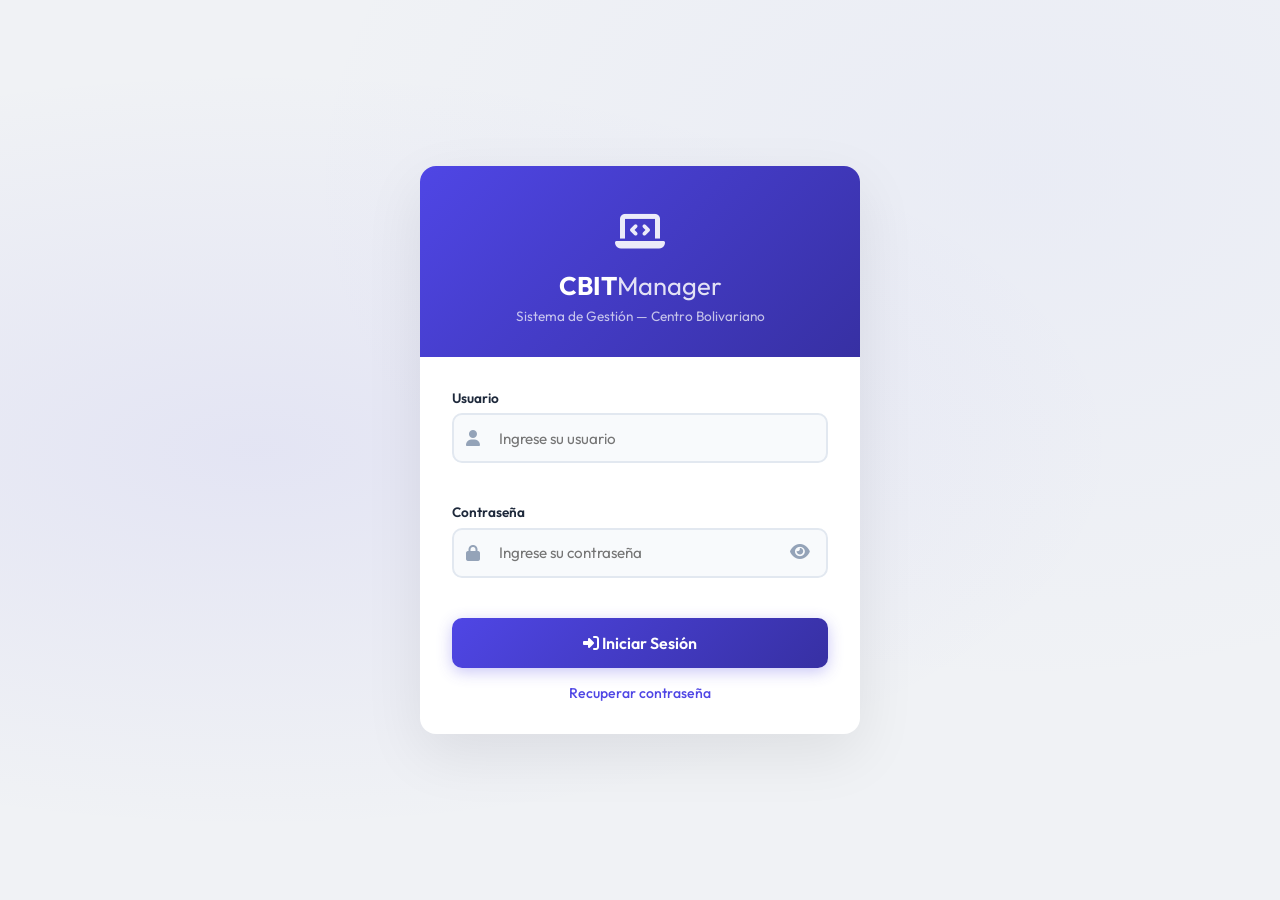
<file: proyecto_nuevo/index.html>
<!DOCTYPE html>
<html lang="es">

<head>
    <meta charset="UTF-8">
    <meta name="viewport" content="width=device-width, initial-scale=1.0">
    <title>CBIT Manager Premium</title>
    <link rel="stylesheet" href="https://cdnjs.cloudflare.com/ajax/libs/font-awesome/6.4.0/css/all.min.css">
    <link href="https://fonts.googleapis.com/css2?family=Outfit:wght@300;400;500;600;700&display=swap" rel="stylesheet">
    <link rel="stylesheet" href="css/style.css">
</head>

<body>
    <div class="app-container">
        <!-- Sidebar -->
        <aside class="sidebar">
            <div class="logo-area">
                <img src="img/logo cbit 300dpi.png" alt="CBIT Logo" onerror="this.style.display='none'">
                <div class="logo-text">
                    <h2>CBIT<span>Manager</span></h2>
                    <p class="subtitle">Sistema de Gestión</p>
                </div>
            </div>
            <nav class="nav-menu">
                <div class="nav-label">Inicio</div>
                <a href="#" class="nav-item active" data-target="dashboard"><i class="fas fa-home"></i>
                    <span>Panel Principal</span></a>

                <div class="nav-label">Operaciones</div>
                <a href="#" class="nav-item" data-target="calendario-reservas"><i class="fas fa-calendar-alt"></i>
                    <span>Calendario</span></a>
                <a href="#" class="nav-item" data-target="reserva-equipos"><i class="fas fa-calendar-check"></i>
                    <span>Reservaciones</span></a>
                <a href="#" class="nav-item" data-target="registro-docentes"><i class="fas fa-chalkboard-teacher"></i>
                    <span>Registro de Docentes</span></a>
                <a href="#" class="nav-item" data-target="registro-ingreso"><i class="fas fa-id-card"></i>
                    <span>Registro de Ingreso</span></a>
                <div class="nav-group">
                    <a href="#" class="nav-item has-submenu" id="menu-equipos">
                        <i class="fas fa-laptop-medical"></i> <span style="flex:1">Gestión de Equipos</span>
                        <i class="fas fa-chevron-down submenu-toggle"></i>
                    </a>
                    <div class="nav-submenu" id="submenu-equipos">
                        <a href="#" class="nav-subitem" data-target="estado-equipos"><i class="fas fa-list-ul"></i>
                            <span>Estado e Historial</span></a>
                        <a href="#" class="nav-subitem" data-target="soporte-tecnico"><i class="fas fa-tools"></i>
                            <span>Soporte Técnico</span></a>
                        <a href="#" class="nav-subitem" data-target="agregar-equipo"><i class="fas fa-plus-circle"></i>
                            <span>Agregar Equipo</span></a>
                    </div>
                </div>

                <div class="nav-label">Administración</div>
                <a href="#" class="nav-item" data-target="usuarios"><i class="fas fa-users"></i>
                    <span>Usuarios</span></a>
                <a href="#" class="nav-item" data-target="reportes"><i class="fas fa-chart-pie"></i>
                    <span>Reportes</span></a>
            </nav>
            <div class="sidebar-bottom">
                <a href="#" class="nav-item logout" id="logout-btn"><i class="fas fa-sign-out-alt"></i> <span>Cerrar
                        Sesión</span></a>
            </div>
        </aside>

        <!-- Main Workspace -->
        <main class="main-wrapper">
            <header class="top-header">
                <div class="header-search">
                    <i class="fas fa-search"></i>
                    <input type="text" id="global-search" placeholder="Buscar operaciones, equipos o informes...">
                </div>
                <div class="header-actions">
                    <button class="btn-icon theme-toggle" title="Cambiar tema"><i class="fas fa-moon"></i></button>
                    <button class="btn-icon bell-btn" title="Notificaciones"><i class="fas fa-bell"></i><span
                            class="badge" id="notif-badge">3</span></button>
                    <div class="user-profile" id="user-profile-btn">
                        <div class="avatar" id="user-avatar">AD<div class="status-dot"></div>
                        </div>
                        <div class="user-info">
                            <span class="user-name" id="user-name-display">Administrador</span>
                            <span class="user-role" id="user-role-display">admin@cbit.com</span>
                        </div>
                        <i class="fas fa-chevron-down dropdown-icon"></i>
                    </div>
                </div>
            </header>

            <div class="views-container">

                <!-- 1. Dashboard -->
                <section id="dashboard" class="view-section active">
                    <div class="section-header">
                        <h1 class="page-title">Dashboard General</h1>
                        <p class="page-subtitle">Resumen de actividades y estado del CBIT</p>
                    </div>
                    <div class="stats-grid">
                        <div class="stat-card glass-panel" style="cursor:pointer"
                            onclick="switchViewPub('registro-ingreso')">
                            <div class="stat-icon purple"><i class="fas fa-users"></i></div>
                            <div class="stat-info">
                                <h3>Ingresos Hoy</h3>
                                <h2 id="stat-ingresos">0</h2>
                                <span class="trend positive"><i class="fas fa-arrow-up"></i> Hoy</span>
                            </div>
                        </div>
                        <div class="stat-card glass-panel" style="cursor:pointer"
                            onclick="switchViewPub('estado-equipos')">
                            <div class="stat-icon blue"><i class="fas fa-laptop-medical"></i></div>
                            <div class="stat-info">
                                <h3>Equipos en Reparación</h3>
                                <h2 id="stat-reparacion">0</h2>
                                <span class="trend negative"><i class="fas fa-wrench"></i> Ver estado</span>
                            </div>
                        </div>
                        <div class="stat-card glass-panel" style="cursor:pointer"
                            onclick="switchViewPub('reserva-equipos')">
                            <div class="stat-icon orange"><i class="fas fa-calendar-check"></i></div>
                            <div class="stat-info">
                                <h3>Reservas Activas</h3>
                                <h2 id="stat-reservas">0</h2>
                                <span class="trend positive"><i class="fas fa-check"></i> Ver reservas</span>
                            </div>
                        </div>
                    </div>
                    <div class="dashboard-content-grid">
                        <div class="glass-panel main-panel">
                            <h3>Actividades Recientes</h3>
                            <div id="recent-activity-list" class="activity-list"></div>
                        </div>
                        <div class="glass-panel side-panel">
                            <h3>Accesos Rápidos</h3>
                            <div class="quick-links">
                                <button class="quick-btn" onclick="switchViewPub('registro-ingreso')"><i
                                        class="fas fa-user-plus"></i> Nuevo Registro</button>
                                <button class="quick-btn" onclick="switchViewPub('soporte-tecnico')"><i
                                        class="fas fa-tools"></i> Ticket de Soporte</button>
                                <button class="quick-btn" onclick="switchViewPub('reserva-equipos')"><i
                                        class="fas fa-calendar-plus"></i> Nueva Reserva</button>
                                <button class="quick-btn" onclick="switchViewPub('agregar-equipo')"><i
                                        class="fas fa-laptop"></i> Agregar Equipo</button>
                            </div>
                        </div>
                    </div>
                </section>

                <!-- 2. Registro de Ingreso -->
                <section id="registro-ingreso" class="view-section">
                    <div class="section-header">
                        <h1 class="page-title">Registro de Ingreso</h1>
                        <p class="page-subtitle">Registra la entrada de docentes, estudiantes y personal del CBIT en el
                            mismo día</p>
                    </div>
                    <div class="glass-panel content-panel">
                        <h2>Nuevo Ingreso</h2>
                        <form class="premium-form" id="form-ingreso" onsubmit="return false;">
                            <div class="form-row">
                                <div class="form-group">
                                    <label>Tipo de Persona</label>
                                    <select class="form-control" id="ing-tipo">
                                        <option value="Estudiante">Estudiante</option>
                                        <option value="Docente">Docente</option>
                                        <option value="Personal CBIT">Personal CBIT</option>
                                    </select>
                                </div>
                                <div class="form-group">
                                    <label>Identificación / Cédula</label>
                                    <input type="text" class="form-control" id="ing-cedula" placeholder="Ej: 12345678"
                                        required>
                                </div>
                            </div>
                            <div class="form-row">
                                <div class="form-group">
                                    <label>Nombre y Apellido</label>
                                    <input type="text" class="form-control" id="ing-nombre"
                                        placeholder="Nombre completo" required>
                                </div>
                                <div class="form-group">
                                    <label>Motivo de Visita</label>
                                    <input type="text" class="form-control" id="ing-motivo"
                                        placeholder="Clase, Práctica, Asesoría...">
                                </div>
                            </div>
                            <div class="form-actions">
                                <button type="button" class="btn btn-outline"
                                    onclick="limpiarFormulario('form-ingreso')"><i class="fas fa-eraser"></i>
                                    Limpiar</button>
                                <button type="button" class="btn btn-primary" onclick="guardarIngreso()"><i
                                        class="fas fa-save"></i> Registrar Ingreso</button>
                            </div>
                        </form>
                    </div>
                    <!-- Tabla de registros del día -->
                    <div class="glass-panel content-panel" style="margin-top:1.5rem">
                        <div class="panel-toolbar">
                            <h3>Registros de Hoy — <span id="fecha-hoy"></span></h3>
                            <button class="btn btn-outline" onclick="exportarTabla('tabla-ingresos', 'Ingresos')"><i
                                    class="fas fa-file-export"></i> Exportar</button>
                        </div>
                        <div class="table-responsive">
                            <table class="premium-table">
                                <thead>
                                    <tr>
                                        <th>#</th>
                                        <th>Tipo</th>
                                        <th>Cédula</th>
                                        <th>Nombre</th>
                                        <th>Motivo</th>
                                        <th>Hora</th>
                                        <th></th>
                                    </tr>
                                </thead>
                                <tbody id="tabla-ingresos"></tbody>
                            </table>
                            <div id="ing-empty" class="empty-state"><i class="fas fa-clipboard-list"></i>
                                <p>No hay ingresos registrados hoy.</p>
                            </div>
                        </div>
                    </div>
                </section>

                <!-- 3.1 Agregar Equipo (Formulario) -->
                <section id="agregar-equipo" class="view-section">
                    <div class="section-header">
                        <h1 class="page-title">Agregar Nuevo Equipo</h1>
                        <p class="page-subtitle">Registra un nuevo equipo tecnológico en el inventario del CBIT</p>
                    </div>

                    <div class="glass-panel content-panel">
                        <form class="premium-form" id="form-equipo" onsubmit="return false;">
                            <div class="form-row">
                                <div class="form-group">
                                    <label>Código del Equipo</label>
                                    <input type="text" class="form-control" id="eq-codigo" placeholder="Ej: CBIT-LAP-05"
                                        required>
                                </div>
                                <div class="form-group">
                                    <label>Nombre / Modelo</label>
                                    <input type="text" class="form-control" id="eq-modelo"
                                        placeholder="Ej: HP ProBook G8" required>
                                </div>
                            </div>
                            <div class="form-row">
                                <div class="form-group">
                                    <label>Marca</label>
                                    <input type="text" class="form-control" id="eq-marca"
                                        placeholder="Ej: HP, Dell, Lenovo...">
                                </div>
                                <div class="form-group">
                                    <label>Estado Inicial</label>
                                    <select class="form-control" id="eq-estado">
                                        <option value="Operativo" selected>Operativo</option>
                                        <option value="En Reparación">En Reparación</option>
                                        <option value="Dañado">Dañado</option>
                                        <option value="Baja">Dado de Baja</option>
                                    </select>
                                </div>
                            </div>
                            <div class="form-actions" style="justify-content: flex-start; margin-top: 1rem;">
                                <button type="button" class="btn btn-primary" onclick="guardarEquipo()"><i
                                        class="fas fa-save"></i> Registrar Equipo</button>
                                <button type="button" class="btn btn-outline"
                                    onclick="limpiarFormulario('form-equipo')">Limpiar Formulario</button>
                                <button type="button" class="btn btn-outline" style="margin-left:auto"
                                    onclick="switchViewPub('estado-equipos')"><i class="fas fa-arrow-left"></i> Volver a
                                    Equipos</button>
                            </div>
                        </form>
                    </div>
                </section>

                <!-- 3. Estado de Equipos (Tabla) -->
                <section id="estado-equipos" class="view-section">
                    <div class="section-header">
                        <h1 class="page-title">Gestión de Equipos</h1>
                        <p class="page-subtitle">Control, registro e historial del inventario de equipos</p>
                    </div>

                    <div class="glass-panel content-panel">
                        <div class="panel-toolbar">
                            <h3 style="margin: 0;">Equipos Registrados</h3>
                            <div class="search-bar">
                                <i class="fas fa-search"></i>
                                <input type="text" id="buscar-equipo" placeholder="Buscar por código o modelo..."
                                    oninput="filtrarEquipos()">
                            </div>
                        </div>
                        <div class="table-responsive">
                            <table class="premium-table">
                                <thead>
                                    <tr>
                                        <th>Código</th>
                                        <th>Equipo</th>
                                        <th>Marca</th>
                                        <th>Estado</th>
                                        <th>Última Rev.</th>
                                        <th>Historial</th>
                                        <th>Acciones</th>
                                    </tr>
                                </thead>
                                <tbody id="tabla-equipos"></tbody>
                            </table>
                            <div id="eq-empty" class="empty-state"><i class="fas fa-laptop"></i>
                                <p>No hay equipos registrados.</p>
                            </div>
                        </div>
                    </div>
                </section>

                <!-- 4. Reservaciones -->
                <section id="reserva-equipos" class="view-section">
                    <div class="section-header">
                        <h1 class="page-title">Gestión de Reservaciones</h1>
                        <p class="page-subtitle">Asignación temporal de espacios y recursos técnicos a usuarios</p>
                    </div>

                    <div class="glass-panel content-panel" style="margin-bottom: 1.5rem;">
                        <h3><i class="fas fa-calendar-plus"></i> Nueva Reservación</h3>
                        <form class="premium-form" id="form-reserva" onsubmit="return false;" style="margin-top: 1rem;">
                            <div class="form-row">
                                <div class="form-group">
                                    <label>Espacio a Reservar <span class="required">*</span></label>
                                    <input type="text" class="form-control" id="res-espacio"
                                        placeholder="Ej: Laboratorio 1, Sala Principal" required>
                                </div>
                                <div class="form-group">
                                    <label>Equipos a Utilizar (Opcional)</label>
                                    <select class="form-control" id="res-equipos" multiple size="3"
                                        style="height: auto;"></select>
                                    <small style="color:var(--text-light)">Mantén presionada la tecla Ctrl (o Cmd) para
                                        seleccionar múltiples equipos.</small>
                                </div>
                            </div>
                            <div class="form-row">
                                <div class="form-group">
                                    <label>Usuario / Responsable <span class="required">*</span></label>
                                    <input type="text" class="form-control" id="res-usuario"
                                        placeholder="Nombre de quien recibe" required>
                                </div>
                                <div class="form-group">
                                    <label>Propósito de la Reserva</label>
                                    <input type="text" class="form-control" id="res-proposito"
                                        placeholder="Ej: Taller de programación, Práctica de redes...">
                                </div>
                            </div>
                            <div class="form-row">
                                <div class="form-group">
                                    <label>Fecha y Hora Inicio <span class="required">*</span></label>
                                    <input type="datetime-local" class="form-control" id="res-inicio" required>
                                </div>
                                <div class="form-group">
                                    <label>Fecha y Hora Fin (Aprox.) <span class="required">*</span></label>
                                    <input type="datetime-local" class="form-control" id="res-fin" required>
                                </div>
                            </div>
                            <div class="form-actions" style="justify-content: flex-start; margin-top: 1rem;">
                                <button type="button" class="btn btn-primary" onclick="guardarReserva()"><i
                                        class="fas fa-save"></i> Guardar Reservación</button>
                                <button type="button" class="btn btn-outline"
                                    onclick="limpiarFormulario('form-reserva')"><i class="fas fa-eraser"></i>
                                    Limpiar</button>
                            </div>
                        </form>
                    </div>

                    <div class="glass-panel content-panel">
                        <div class="panel-toolbar">
                            <h3 style="margin: 0;">Historial de Reservas</h3>
                            <button class="btn btn-outline" onclick="exportarTabla('tabla-reservas','Reservas')"><i
                                    class="fas fa-file-export"></i> Exportar</button>
                        </div>
                        <div class="table-responsive">
                            <table class="premium-table">
                                <thead>
                                    <tr>
                                        <th>#</th>
                                        <th>Espacio</th>
                                        <th>Equipos</th>
                                        <th>Usuario</th>
                                        <th>Inicio</th>
                                        <th>Fin</th>
                                        <th>Propósito</th>
                                        <th>Estado</th>
                                        <th></th>
                                    </tr>
                                </thead>
                                <tbody id="tabla-reservas"></tbody>
                            </table>
                            <div id="res-empty" class="empty-state"><i class="fas fa-calendar"></i>
                                <p>No hay reservaciones registradas.</p>
                            </div>
                        </div>
                </section>

                <!-- 4.1 Calendario de Reservaciones -->
                <section id="calendario-reservas" class="view-section">
                    <div class="section-header">
                        <h1 class="page-title">Calendario de Reservaciones</h1>
                        <p class="page-subtitle">Vista semanal de espacios y equipos ocupados</p>
                    </div>

                    <div class="glass-panel content-panel">
                        <div class="panel-toolbar" style="margin-bottom: 1rem;">
                            <h3>Semana Actual</h3>
                            <button class="btn btn-outline" onclick="renderCalendario()"><i class="fas fa-sync-alt"></i>
                                Actualizar</button>
                        </div>
                        <div class="calendar-wrapper">
                            <div class="calendar-grid" id="calendar-grid">
                                <!-- Generado por JS -->
                            </div>
                        </div>
                    </div>
                </section>

                <!-- 5. Soporte Técnico -->
                <section id="soporte-tecnico" class="view-section">
                    <div class="section-header">
                        <h1 class="page-title">Soporte y Registro Técnico</h1>
                        <p class="page-subtitle">Registro de intervenciones técnicas y mantenimientos</p>
                    </div>
                    <div class="glass-panel content-panel">
                        <h2>Registrar Intervención Técnica</h2>
                        <form class="premium-form" id="form-soporte" onsubmit="return false;">
                            <div class="form-row">
                                <div class="form-group">
                                    <label>Identificación del Técnico</label>
                                    <input type="text" class="form-control" id="sop-cedula" placeholder="Cédula / ID"
                                        required>
                                </div>
                                <div class="form-group">
                                    <label>Nombre del Técnico</label>
                                    <input type="text" class="form-control" id="sop-nombre"
                                        placeholder="Nombre y Apellido" required>
                                </div>
                            </div>
                            <div class="form-row">
                                <div class="form-group">
                                    <label>Empresa / Para quién trabaja</label>
                                    <input type="text" class="form-control" id="sop-empresa"
                                        placeholder="Institución o Independiente">
                                </div>
                                <div class="form-group">
                                    <label>Fecha de Intervención</label>
                                    <input type="date" class="form-control" id="today-date-soporte">
                                </div>
                            </div>
                            <div class="form-row">
                                <div class="form-group">
                                    <label>Equipo(s) Intervenido(s)</label>
                                    <select class="form-control" id="sop-equipos" multiple
                                        style="min-height:100px"></select>
                                    <small>Ctrl+Click para selección múltiple</small>
                                </div>
                                <div class="form-group">
                                    <label>Tipo de Reparación / Mantenimiento</label>
                                    <select class="form-control" id="sop-tipo">
                                        <option>Preventivo (Software)</option>
                                        <option>Preventivo (Hardware / Limpieza)</option>
                                        <option>Correctivo (Sustitución de piezas)</option>
                                        <option>Correctivo (Formateo / Reinstalación)</option>
                                        <option>Evaluación / Diagnóstico</option>
                                    </select>
                                </div>
                            </div>
                            <div class="form-group">
                                <label>Descripción Detallada del Trabajo</label>
                                <textarea class="form-control" id="sop-descripcion" rows="3"
                                    placeholder="Detalles específicos de la reparación..."></textarea>
                            </div>
                            <div class="form-actions">
                                <button type="button" class="btn btn-outline"
                                    onclick="limpiarFormulario('form-soporte')"><i class="fas fa-eraser"></i>
                                    Limpiar</button>
                                <button type="button" class="btn btn-primary" onclick="guardarSoporte()"><i
                                        class="fas fa-file-signature"></i> Guardar Registro</button>
                            </div>
                        </form>
                    </div>
                    <div class="glass-panel content-panel" style="margin-top:1.5rem">
                        <div class="panel-toolbar">
                            <h3>Intervenciones Registradas</h3>
                            <button class="btn btn-outline" onclick="exportarTabla('tabla-soporte','Soporte')"><i
                                    class="fas fa-file-export"></i> Exportar</button>
                        </div>
                        <div class="table-responsive">
                            <table class="premium-table">
                                <thead>
                                    <tr>
                                        <th>#</th>
                                        <th>Técnico</th>
                                        <th>Empresa</th>
                                        <th>Equipos</th>
                                        <th>Tipo</th>
                                        <th>Fecha</th>
                                        <th></th>
                                    </tr>
                                </thead>
                                <tbody id="tabla-soporte"></tbody>
                            </table>
                            <div id="sop-empty" class="empty-state"><i class="fas fa-tools"></i>
                                <p>No hay intervenciones registradas.</p>
                            </div>
                        </div>
                    </div>
                </section>

                <!-- 6. Usuarios -->
                <section id="usuarios" class="view-section">
                    <div class="section-header">
                        <h1 class="page-title">Gestión de Usuarios</h1>
                        <p class="page-subtitle">Administra los accesos al sistema CBIT</p>
                    </div>
                    <div class="glass-panel content-panel">
                        <div class="panel-toolbar">
                            <h3>Usuarios del Sistema</h3>
                            <button class="btn btn-primary" onclick="openModal('modal-nuevo-usuario')"><i
                                    class="fas fa-user-plus"></i> Nuevo Usuario</button>
                        </div>
                        <div class="table-responsive">
                            <table class="premium-table">
                                <thead>
                                    <tr>
                                        <th>#</th>
                                        <th>Cédula</th>
                                        <th>Nombre</th>
                                        <th>Usuario</th>
                                        <th>Email</th>
                                        <th>Rol</th>
                                        <th>Estado</th>
                                        <th></th>
                                    </tr>
                                </thead>
                                <tbody id="tabla-usuarios"></tbody>
                            </table>
                            <div id="usr-empty" class="empty-state"><i class="fas fa-users-cog"></i>
                                <p>No hay usuarios registrados.</p>
                            </div>
                        </div>
                    </div>
                </section>

                <!-- 7. Reportes -->
                <section id="reportes" class="view-section">
                    <div class="section-header">
                        <h1 class="page-title">Reportes</h1>
                        <p class="page-subtitle">Exporta y resume los datos del sistema</p>
                    </div>
                    <div class="stats-grid">
                        <div class="stat-card glass-panel">
                            <div class="stat-icon purple"><i class="fas fa-clipboard-list"></i></div>
                            <div class="stat-info">
                                <h3>Ingresos Totales</h3>
                                <h2 id="rep-ingresos">0</h2>
                            </div>
                        </div>
                        <div class="stat-card glass-panel">
                            <div class="stat-icon blue"><i class="fas fa-laptop"></i></div>
                            <div class="stat-info">
                                <h3>Equipos Registrados</h3>
                                <h2 id="rep-equipos">0</h2>
                            </div>
                        </div>
                        <div class="stat-card glass-panel">
                            <div class="stat-icon orange"><i class="fas fa-wrench"></i></div>
                            <div class="stat-info">
                                <h3>Intervenciones Técnicas</h3>
                                <h2 id="rep-soporte">0</h2>
                            </div>
                        </div>
                    </div>
                    <div class="glass-panel content-panel" style="margin-top:1.5rem">
                        <h3 style="margin-bottom:1.5rem">Exportar por Módulo</h3>
                        <div class="quick-links">
                            <button class="quick-btn" onclick="exportarTabla('tabla-ingresos','Ingresos')"><i
                                    class="fas fa-file-csv"></i> Exportar Ingresos (CSV)</button>
                            <button class="quick-btn" onclick="exportarTabla('tabla-equipos','Equipos')"><i
                                    class="fas fa-file-csv"></i> Exportar Equipos (CSV)</button>
                            <button class="quick-btn" onclick="exportarTabla('tabla-reservas','Reservas')"><i
                                    class="fas fa-file-csv"></i> Exportar Reservas (CSV)</button>
                            <button class="quick-btn" onclick="exportarTabla('tabla-soporte','Soporte')"><i
                                    class="fas fa-file-csv"></i> Exportar Soporte (CSV)</button>
                        </div>
                    </div>
                </section>

            </div>
        </main>
    </div>

    <!-- ======================== MODALES ======================== -->

    <!-- Modal: Historial Equipo -->
    <div id="modal-historial" class="modal-overlay">
        <div class="modal-card modal-wide">
            <div class="modal-header">
                <h3><i class="fas fa-history"></i> Historial de Reparaciones — <span id="hist-equipo-nombre"></span>
                </h3>
                <button class="modal-close" onclick="closeModal('modal-historial')"><i
                        class="fas fa-times"></i></button>
            </div>
            <div class="modal-body">
                <div class="table-responsive">
                    <table class="premium-table">
                        <thead>
                            <tr>
                                <th>Fecha</th>
                                <th>Técnico</th>
                                <th>Empresa</th>
                                <th>Tipo</th>
                                <th>Descripción</th>
                            </tr>
                        </thead>
                        <tbody id="tabla-historial-modal"></tbody>
                    </table>
                    <div id="hist-empty" class="empty-state"><i class="fas fa-tools"></i>
                        <p>Sin intervenciones registradas para este equipo.</p>
                    </div>
                </div>
            </div>
        </div>
    </div>

    <!-- Modal: Editar Equipo -->
    <div id="modal-editar-equipo" class="modal-overlay">
        <div class="modal-card">
            <div class="modal-header">
                <h3><i class="fas fa-edit"></i> Editar Equipo</h3>
                <button class="modal-close" onclick="closeModal('modal-editar-equipo')"><i
                        class="fas fa-times"></i></button>
            </div>
            <div class="modal-body">
                <form class="premium-form" onsubmit="return false;">
                    <input type="hidden" id="edit-eq-idx">
                    <div class="form-row">
                        <div class="form-group">
                            <label>Código</label>
                            <input type="text" class="form-control" id="edit-eq-codigo" required>
                        </div>
                        <div class="form-group">
                            <label>Modelo</label>
                            <input type="text" class="form-control" id="edit-eq-modelo" required>
                        </div>
                    </div>
                    <div class="form-row">
                        <div class="form-group">
                            <label>Marca</label>
                            <input type="text" class="form-control" id="edit-eq-marca">
                        </div>
                        <div class="form-group">
                            <label>Estado</label>
                            <select class="form-control" id="edit-eq-estado">
                                <option value="Operativo">Operativo</option>
                                <option value="En Reparación">En Reparación</option>
                                <option value="Dañado">Dañado</option>
                                <option value="Baja">Dado de Baja</option>
                            </select>
                        </div>
                    </div>
                    <div class="form-actions">
                        <button type="button" class="btn btn-outline"
                            onclick="closeModal('modal-editar-equipo')">Cancelar</button>
                        <button type="button" class="btn btn-primary" onclick="actualizarEquipo()"><i
                                class="fas fa-save"></i> Actualizar</button>
                    </div>
                </form>
            </div>
        </div>
    </div>

    <!-- Modal: Nuevo Usuario -->
    <div id="modal-nuevo-usuario" class="modal-overlay">
        <div class="modal-card">
            <div class="modal-header">
                <h3><i class="fas fa-user-plus"></i> Nuevo Usuario</h3>
                <button class="modal-close" onclick="closeModal('modal-nuevo-usuario')"><i
                        class="fas fa-times"></i></button>
            </div>
            <div class="modal-body">
                <form class="premium-form" id="form-usuario" onsubmit="return false;">
                    <div class="form-row">
                        <div class="form-group">
                            <label>Cédula de Identidad</label>
                            <input type="text" class="form-control" id="usr-cedula" placeholder="12345678" required>
                        </div>
                        <div class="form-group">
                            <label>Nombre Completo</label>
                            <input type="text" class="form-control" id="usr-nombre" placeholder="Nombre y Apellido"
                                required>
                        </div>
                    </div>
                    <div class="form-row">
                        <div class="form-group">
                            <label>Nombre de Usuario</label>
                            <input type="text" class="form-control" id="usr-username" placeholder="usuario_cbit"
                                required>
                        </div>
                        <div class="form-group">
                            <label>Email</label>
                            <input type="email" class="form-control" id="usr-email" placeholder="correo@cbit.com"
                                required>
                        </div>
                    </div>
                    <div class="form-row">
                        <div class="form-group">
                            <label>Rol</label>
                            <select class="form-control" id="usr-rol-id">
                                <option disabled selected>Cargando roles...</option>
                            </select>
                        </div>
                        <div class="form-group">
                            <label>Estado</label>
                            <select class="form-control" id="usr-estado">
                                <option value="activo">Activo</option>
                                <option value="inactivo">Inactivo</option>
                            </select>
                        </div>
                    </div>
                    <div class="form-actions">
                        <button type="button" class="btn btn-outline"
                            onclick="closeModal('modal-nuevo-usuario')">Cancelar</button>
                        <button type="button" class="btn btn-primary" onclick="guardarUsuario()"><i
                                class="fas fa-save"></i> Guardar</button>
                    </div>
                </form>
            </div>
        </div>
    </div>

    <!-- Toast de notificación -->
    <div id="toast" class="toast"></div>

    <script src="js/main.js"></script>
</body>

</html>
</file>
<file: proyecto_nuevo/css/style.css>
/* Variables y Configuración Base */
:root {
    --primary: #4F46E5;
    --primary-light: #818CF8;
    --primary-dark: #3730A3;
    --secondary: #EC4899;
    --success: #10B981;
    --warning: #F59E0B;
    --danger: #EF4444;
    --bg-main: #F3F4F6;
    --bg-surface: #FFFFFF;
    --text-primary: #1F2937;
    --text-secondary: #6B7280;
    --text-muted: #9CA3AF;
    --sidebar-width: 280px;
    --header-height: 80px;

    /* Etectos Premium (Glassmorphism) */
    --glass-bg: rgba(255, 255, 255, 0.75);
    --glass-border: rgba(255, 255, 255, 0.6);
    --glass-shadow: 0 8px 32px 0 rgba(31, 38, 135, 0.05);

    --transition: all 0.3s cubic-bezier(0.4, 0, 0.2, 1);
    --radius-lg: 20px;
    --radius-md: 12px;
    --radius-sm: 8px;
}

/* Modo oscuro (Opcional - Estructura base) */
.dark-theme {
    --bg-main: #0F172A;
    --bg-surface: #1E293B;
    --text-primary: #F8FAFC;
    --text-secondary: #CBD5E1;
    --glass-bg: rgba(30, 41, 59, 0.75);
    --glass-border: rgba(255, 255, 255, 0.05);
    --glass-shadow: 0 8px 32px 0 rgba(0, 0, 0, 0.3);
}

* {
    margin: 0;
    padding: 0;
    box-sizing: border-box;
    font-family: 'Outfit', sans-serif;
}

body {
    background-color: var(--bg-main);
    color: var(--text-primary);
    overflow-x: hidden;
    /* Fondo con gradiente sutil animado para dar textura */
    background-image:
        radial-gradient(at 40% 20%, hsla(228, 100%, 74%, 0.15) 0px, transparent 50%),
        radial-gradient(at 80% 0%, hsla(189, 100%, 56%, 0.15) 0px, transparent 50%),
        radial-gradient(at 0% 50%, hsla(355, 100%, 93%, 0.15) 0px, transparent 50%);
    background-attachment: fixed;
}

/* Diseño General */
.app-container {
    display: flex;
    height: 100vh;
}

/* Sidebar Styling Premium */
.sidebar {
    width: var(--sidebar-width);
    background: var(--glass-bg);
    backdrop-filter: blur(20px);
    -webkit-backdrop-filter: blur(20px);
    border-right: 1px solid var(--glass-border);
    display: flex;
    flex-direction: column;
    z-index: 100;
    transition: var(--transition);
}

.logo-area {
    height: var(--header-height);
    display: flex;
    align-items: center;
    padding: 0 2rem;
    gap: 15px;
    border-bottom: 1px solid rgba(0, 0, 0, 0.05);
}

.dark-theme .logo-area {
    border-bottom-color: rgba(255, 255, 255, 0.05);
}

.logo-area img {
    width: 45px;
    height: 45px;
    object-fit: cover;
    border-radius: var(--radius-sm);
    box-shadow: 0 4px 10px rgba(0, 0, 0, 0.1);
}

.logo-area img.fallback-logo {
    display: none;
}

.logo-text h2 {
    font-size: 1.5rem;
    font-weight: 700;
    color: var(--text-primary);
    letter-spacing: -0.5px;
}

.logo-text h2 span {
    color: var(--primary);
}

.logo-text .subtitle {
    font-size: 0.75rem;
    color: var(--text-secondary);
    text-transform: uppercase;
    letter-spacing: 1px;
}

.nav-menu {
    flex: 1;
    overflow-y: auto;
    padding: 2rem 1rem;
    display: flex;
    flex-direction: column;
    gap: 5px;
}

/* Custom Scrollbar */
.nav-menu::-webkit-scrollbar {
    width: 5px;
}

.nav-menu::-webkit-scrollbar-thumb {
    background: rgba(0, 0, 0, 0.1);
    border-radius: 10px;
}

.dark-theme .nav-menu::-webkit-scrollbar-thumb {
    background: rgba(255, 255, 255, 0.1);
}

.nav-label {
    font-size: 0.7rem;
    color: var(--text-muted);
    text-transform: uppercase;
    letter-spacing: 1px;
    margin: 1.5rem 0 0.5rem 1rem;
    font-weight: 600;
}

.nav-item {
    display: flex;
    align-items: center;
    gap: 15px;
    padding: 0.8rem 1rem;
    color: var(--text-secondary);
    text-decoration: none;
    border-radius: var(--radius-md);
    font-weight: 500;
    transition: var(--transition);
    position: relative;
    overflow: hidden;
}

.nav-item i {
    font-size: 1.1rem;
    width: 20px;
    text-align: center;
    transition: var(--transition);
}

.nav-item:hover {
    color: var(--primary);
    background: rgba(79, 70, 229, 0.05);
}

.nav-item:hover i {
    transform: translateX(3px);
}

.nav-item.active {
    color: var(--primary);
    background: rgba(79, 70, 229, 0.08);
    font-weight: 600;
}

.nav-item.active::before {
    content: '';
    position: absolute;
    left: 0;
    top: 50%;
    transform: translateY(-50%);
    height: 60%;
    width: 4px;
    background: var(--primary);
    border-radius: 0 4px 4px 0;
}

/* Submenu Styling */
.nav-group {
    display: flex;
    flex-direction: column;
}

.nav-submenu {
    display: flex;
    flex-direction: column;
    gap: 5px;
    padding-left: 20px;
    max-height: 0;
    overflow: hidden;
    transition: max-height 0.3s ease;
}

.nav-submenu.open {
    max-height: 200px;
    margin-top: 5px;
}

.nav-subitem {
    display: flex;
    align-items: center;
    gap: 12px;
    padding: 0.6rem 1rem;
    color: var(--text-secondary);
    text-decoration: none;
    border-radius: var(--radius-md);
    font-size: 0.9rem;
    font-weight: 500;
    transition: var(--transition);
}

.nav-subitem:hover {
    color: var(--primary);
    background: rgba(79, 70, 229, 0.05);
}

.nav-subitem.active {
    color: var(--primary);
    font-weight: 600;
}

.submenu-toggle {
    font-size: 0.8rem !important;
    transition: transform 0.3s ease;
}

.nav-group.open .submenu-toggle {
    transform: rotate(180deg);
}

.sidebar-bottom {
    padding: 1.5rem;
    border-top: 1px solid rgba(0, 0, 0, 0.05);
}

.nav-item.logout:hover {
    color: var(--danger);
    background: rgba(239, 68, 68, 0.05);
}

/* Main Wrapper */
.main-wrapper {
    flex: 1;
    display: flex;
    flex-direction: column;
    overflow: hidden;
}

/* Header */
.top-header {
    height: var(--header-height);
    background: transparent;
    display: flex;
    align-items: center;
    justify-content: space-between;
    padding: 0 2.5rem;
    z-index: 10;
}

.header-search {
    display: flex;
    align-items: center;
    background: var(--glass-bg);
    padding: 0.6rem 1.2rem;
    border-radius: 30px;
    border: 1px solid var(--glass-border);
    box-shadow: 0 4px 15px rgba(0, 0, 0, 0.03);
    width: 350px;
    transition: var(--transition);
}

.header-search:focus-within {
    width: 400px;
    border-color: var(--primary-light);
    box-shadow: 0 4px 20px rgba(79, 70, 229, 0.15);
}

.header-search i {
    color: var(--text-muted);
    font-size: 1rem;
}

.header-search input {
    border: none;
    background: transparent;
    outline: none;
    padding-left: 10px;
    width: 100%;
    color: var(--text-primary);
    font-size: 0.95rem;
}

.header-actions {
    display: flex;
    align-items: center;
    gap: 20px;
}

.btn-icon {
    width: 40px;
    height: 40px;
    border-radius: 50%;
    border: 1px solid var(--glass-border);
    background: var(--glass-bg);
    color: var(--text-secondary);
    cursor: pointer;
    display: flex;
    align-items: center;
    justify-content: center;
    transition: var(--transition);
    position: relative;
    box-shadow: 0 4px 10px rgba(0, 0, 0, 0.02);
}

.btn-icon:hover {
    color: var(--primary);
    transform: translateY(-2px);
    box-shadow: 0 6px 15px rgba(0, 0, 0, 0.05);
}

.badge {
    position: absolute;
    top: -3px;
    right: -3px;
    background: var(--danger);
    color: white;
    font-size: 0.65rem;
    font-weight: bold;
    height: 18px;
    min-width: 18px;
    border-radius: 9px;
    display: flex;
    align-items: center;
    justify-content: center;
    padding: 0 5px;
    border: 2px solid var(--bg-main);
}

.user-profile {
    display: flex;
    align-items: center;
    gap: 12px;
    padding: 0.4rem 0.6rem;
    background: var(--glass-bg);
    border: 1px solid var(--glass-border);
    border-radius: 30px;
    cursor: pointer;
    transition: var(--transition);
}

.user-profile:hover {
    background: rgba(255, 255, 255, 0.9);
}

.avatar {
    width: 36px;
    height: 36px;
    border-radius: 50%;
    background: linear-gradient(135deg, var(--primary), var(--secondary));
    color: white;
    display: flex;
    align-items: center;
    justify-content: center;
    font-weight: 600;
    font-size: 0.9rem;
    position: relative;
}

.status-dot {
    position: absolute;
    bottom: 0;
    right: 0;
    width: 10px;
    height: 10px;
    border-radius: 50%;
    background: var(--success);
    border: 2px solid white;
}

.user-info {
    display: flex;
    flex-direction: column;
}

.user-name {
    font-size: 0.9rem;
    font-weight: 600;
    color: var(--text-primary);
}

.user-role {
    font-size: 0.75rem;
    color: var(--text-muted);
}

.dropdown-icon {
    color: var(--text-muted);
    font-size: 0.8rem;
    margin-right: 5px;
}

/* Views Container */
.views-container {
    flex: 1;
    overflow-y: auto;
    padding: 0 2.5rem 2.5rem 2.5rem;
    position: relative;
}

.view-section {
    display: none;
    animation: fadeIn 0.4s ease forwards;
}

.view-section.active {
    display: block;
}

@keyframes fadeIn {
    from {
        opacity: 0;
        transform: translateY(10px);
    }

    to {
        opacity: 1;
        transform: translateY(0);
    }
}

.section-header {
    margin-bottom: 2rem;
}

.page-title {
    font-size: 1.8rem;
    font-weight: 700;
    color: var(--text-primary);
    margin-bottom: 0.3rem;
}

.page-subtitle {
    font-size: 1rem;
    color: var(--text-secondary);
}

/* Reusable Glass Panel */
.glass-panel {
    background: var(--glass-bg);
    backdrop-filter: blur(16px);
    -webkit-backdrop-filter: blur(16px);
    border: 1px solid var(--glass-border);
    border-radius: var(--radius-lg);
    box-shadow: var(--glass-shadow);
    padding: 1.5rem;
    transition: var(--transition);
}

.glass-panel:hover {
    transform: translateY(-2px);
    box-shadow: 0 12px 40px rgba(31, 38, 135, 0.08);
}

/* Dashboard Grid */
.stats-grid {
    display: grid;
    grid-template-columns: repeat(auto-fit, minmax(300px, 1fr));
    gap: 1.5rem;
    margin-bottom: 2rem;
}

.stat-card {
    display: flex;
    align-items: center;
    gap: 20px;
    padding: 1.5rem 2rem;
}

.stat-icon {
    width: 60px;
    height: 60px;
    border-radius: var(--radius-md);
    display: flex;
    align-items: center;
    justify-content: center;
    font-size: 1.8rem;
}

.stat-icon.purple {
    background: rgba(79, 70, 229, 0.1);
    color: var(--primary);
}

.stat-icon.blue {
    background: rgba(56, 189, 248, 0.1);
    color: #0284C7;
}

.stat-icon.orange {
    background: rgba(245, 158, 11, 0.1);
    color: var(--warning);
}

.stat-info h3 {
    font-size: 0.9rem;
    color: var(--text-secondary);
    font-weight: 500;
    margin-bottom: 5px;
}

.stat-info h2 {
    font-size: 2rem;
    font-weight: 700;
    color: var(--text-primary);
    margin-bottom: 5px;
}

.trend {
    font-size: 0.8rem;
    font-weight: 600;
    display: flex;
    align-items: center;
    gap: 5px;
}

.trend.positive {
    color: var(--success);
}

.trend.negative {
    color: var(--danger);
}

.dashboard-content-grid {
    display: grid;
    grid-template-columns: 2fr 1fr;
    gap: 1.5rem;
}

.empty-state {
    display: flex;
    flex-direction: column;
    align-items: center;
    justify-content: center;
    padding: 3rem;
    color: var(--text-muted);
    text-align: center;
}

.empty-state i {
    font-size: 3rem;
    margin-bottom: 1rem;
    opacity: 0.5;
}

.quick-links {
    display: flex;
    flex-direction: column;
    gap: 10px;
    margin-top: 1.5rem;
}

.quick-btn {
    display: flex;
    align-items: center;
    gap: 10px;
    padding: 1rem;
    background: transparent;
    border: 1px solid var(--glass-border);
    border-radius: var(--radius-md);
    color: var(--text-primary);
    font-weight: 500;
    cursor: pointer;
    transition: var(--transition);
    text-align: left;
}

.quick-btn:hover {
    background: var(--primary);
    color: white;
    transform: translateX(5px);
    border-color: var(--primary);
}

/* Premium Forms */
.premium-form {
    display: flex;
    flex-direction: column;
    gap: 1.5rem;
    margin-top: 1.5rem;
}

.form-row {
    display: grid;
    grid-template-columns: 1fr 1fr;
    gap: 1.5rem;
}

.form-group {
    display: flex;
    flex-direction: column;
    gap: 0.5rem;
}

.form-group label {
    font-size: 0.9rem;
    font-weight: 600;
    color: var(--text-primary);
}

.form-group small {
    color: var(--text-muted);
    font-size: 0.75rem;
}

.form-control {
    width: 100%;
    padding: 0.8rem 1.2rem;
    border-radius: var(--radius-sm);
    border: 1px solid rgba(0, 0, 0, 0.1);
    background: rgba(255, 255, 255, 0.5);
    color: var(--text-primary);
    font-size: 0.95rem;
    transition: var(--transition);
    outline: none;
}

.dark-theme .form-control {
    background: rgba(0, 0, 0, 0.2);
    border-color: rgba(255, 255, 255, 0.1);
}

.form-control:focus {
    border-color: var(--primary);
    background: var(--bg-surface);
    box-shadow: 0 0 0 3px rgba(79, 70, 229, 0.1);
}

textarea.form-control {
    resize: vertical;
}

.form-actions {
    display: flex;
    justify-content: flex-end;
    gap: 1rem;
    margin-top: 1rem;
    padding-top: 1.5rem;
    border-top: 1px solid var(--glass-border);
}

/* Botones */
.btn {
    padding: 0.8rem 1.5rem;
    border-radius: var(--radius-sm);
    font-size: 0.95rem;
    font-weight: 600;
    cursor: pointer;
    transition: var(--transition);
    display: inline-flex;
    align-items: center;
    gap: 8px;
    border: none;
    outline: none;
}

.btn-primary {
    background: linear-gradient(135deg, var(--primary), var(--primary-dark));
    color: white;
    box-shadow: 0 4px 15px rgba(79, 70, 229, 0.3);
}

.btn-primary:hover {
    transform: translateY(-2px);
    box-shadow: 0 6px 20px rgba(79, 70, 229, 0.4);
}

.btn-outline {
    background: transparent;
    border: 1px solid rgba(0, 0, 0, 0.2);
    color: var(--text-secondary);
}

.btn-outline:hover {
    background: rgba(0, 0, 0, 0.05);
    color: var(--text-primary);
}

.dark-theme .btn-outline {
    border-color: rgba(255, 255, 255, 0.2);
}

.dark-theme .btn-outline:hover {
    background: rgba(255, 255, 255, 0.05);
}

/* Tablas Premium */
.table-responsive {
    overflow-x: auto;
    margin-top: 1.5rem;
}

.premium-table {
    width: 100%;
    border-collapse: separate;
    border-spacing: 0 8px;
}

.premium-table th {
    text-align: left;
    padding: 1rem;
    font-size: 0.85rem;
    text-transform: uppercase;
    color: var(--text-muted);
    font-weight: 600;
    letter-spacing: 0.5px;
}

.premium-table td {
    padding: 1.2rem 1rem;
    background: rgba(255, 255, 255, 0.4);
    color: var(--text-primary);
}

.dark-theme .premium-table td {
    background: rgba(0, 0, 0, 0.2);
}

.premium-table tr td:first-child {
    border-radius: var(--radius-sm) 0 0 var(--radius-sm);
}

.premium-table tr td:last-child {
    border-radius: 0 var(--radius-sm) var(--radius-sm) 0;
}

.premium-table tr {
    transition: var(--transition);
}

.premium-table tbody tr:hover td {
    background: rgba(255, 255, 255, 0.8);
    transform: scale(1.01);
}

.dark-theme .premium-table tbody tr:hover td {
    background: rgba(0, 0, 0, 0.4);
}

.status-badge {
    padding: 0.4rem 0.8rem;
    border-radius: 20px;
    font-size: 0.8rem;
    font-weight: 600;
}

.status-badge.success {
    background: rgba(16, 185, 129, 0.1);
    color: var(--success);
}

.status-badge.warning {
    background: rgba(245, 158, 11, 0.1);
    color: var(--warning);
}

.status-badge.danger {
    background: rgba(239, 68, 68, 0.1);
    color: var(--danger);
}

.action-buttons {
    display: flex;
    gap: 8px;
}

.btn-icon-small {
    width: 32px;
    height: 32px;
    border-radius: var(--radius-sm);
    border: none;
    background: rgba(0, 0, 0, 0.05);
    color: var(--text-secondary);
    cursor: pointer;
    transition: var(--transition);
    display: flex;
    align-items: center;
    justify-content: center;
}

.dark-theme .btn-icon-small {
    background: rgba(255, 255, 255, 0.05);
}

.btn-icon-small:hover {
    background: var(--primary);
    color: white;
}

.btn-icon-small.warn:hover {
    background: var(--warning);
}

.btn-text {
    background: none;
    border: none;
    color: var(--primary);
    font-weight: 600;
    cursor: pointer;
    text-decoration: underline;
    text-decoration-color: transparent;
    transition: var(--transition);
}

.btn-text:hover {
    text-decoration-color: var(--primary);
}

/* Toolbar */
.panel-toolbar {
    display: flex;
    justify-content: space-between;
    align-items: center;
    flex-wrap: wrap;
    gap: 1rem;
}

.search-bar {
    display: flex;
    align-items: center;
    background: rgba(255, 255, 255, 0.5);
    border: 1px solid rgba(0, 0, 0, 0.1);
    border-radius: var(--radius-sm);
    padding: 0.5rem 1rem;
    width: 300px;
}

.dark-theme .search-bar {
    background: rgba(0, 0, 0, 0.2);
}

.search-bar i {
    color: var(--text-muted);
    margin-right: 10px;
}

.search-bar input {
    border: none;
    background: transparent;
    outline: none;
    width: 100%;
    color: var(--text-primary);
}

/* Responsive Ajustes */
@media (max-width: 1024px) {
    .dashboard-content-grid {
        grid-template-columns: 1fr;
    }
}

@media (max-width: 768px) {
    .sidebar {
        position: fixed;
        left: -100%;
        height: 100%;
    }

    .sidebar.open {
        left: 0;
    }

    .header-search {
        display: none;
    }

    .form-row {
        grid-template-columns: 1fr;
    }
}

/* ================================
   MODALES
================================ */
.modal-overlay {
    position: fixed;
    inset: 0;
    background: rgba(0, 0, 0, 0.45);
    backdrop-filter: blur(6px);
    display: none;
    align-items: center;
    justify-content: center;
    z-index: 9000;
    padding: 1rem;
    animation: fadeIn 0.2s ease;
}

.modal-overlay.active {
    display: flex;
}

.modal-card {
    background: var(--bg-surface);
    border: 1px solid var(--glass-border);
    border-radius: var(--radius-lg);
    box-shadow: 0 25px 60px rgba(0, 0, 0, 0.2);
    width: 100%;
    max-width: 600px;
    animation: slideUp 0.3s cubic-bezier(0.4, 0, 0.2, 1);
    overflow: hidden;
}

.modal-card.modal-wide {
    max-width: 850px;
}

@keyframes slideUp {
    from {
        opacity: 0;
        transform: translateY(30px) scale(0.97);
    }

    to {
        opacity: 1;
        transform: translateY(0) scale(1);
    }
}

.modal-header {
    display: flex;
    align-items: center;
    justify-content: space-between;
    padding: 1.2rem 1.5rem;
    background: linear-gradient(135deg, var(--primary), var(--primary-dark));
    color: white;
}

.modal-header h3 {
    font-size: 1.1rem;
    font-weight: 600;
}

.modal-close {
    width: 32px;
    height: 32px;
    border-radius: 50%;
    border: none;
    background: rgba(255, 255, 255, 0.15);
    color: white;
    cursor: pointer;
    display: flex;
    align-items: center;
    justify-content: center;
    transition: var(--transition);
}

.modal-close:hover {
    background: rgba(255, 255, 255, 0.3);
}

.modal-body {
    padding: 1.5rem;
}

.modal-body .premium-form {
    margin-top: 0;
}

/* ================================
   TOAST
================================ */
.toast {
    position: fixed;
    bottom: -80px;
    left: 50%;
    transform: translateX(-50%);
    background: #1F2937;
    color: #F9FAFB;
    padding: 0.9rem 1.8rem;
    border-radius: 30px;
    font-size: 0.95rem;
    font-weight: 500;
    box-shadow: 0 10px 30px rgba(0, 0, 0, 0.25);
    z-index: 99999;
    transition: bottom 0.4s cubic-bezier(0.4, 0, 0.2, 1);
    white-space: nowrap;
}

.toast.show {
    bottom: 30px;
}

.toast.error {
    background: #EF4444;
    color: white;
}

/* ================================
   ACTIVITY FEED
================================ */
.activity-list {
    margin-top: 1rem;
    display: flex;
    flex-direction: column;
    gap: 0;
}

.activity-item {
    display: flex;
    align-items: flex-start;
    gap: 12px;
    padding: 0.9rem 0;
    border-bottom: 1px solid var(--glass-border);
    animation: fadeIn 0.3s ease;
}

.activity-item:last-child {
    border-bottom: none;
}

.activity-dot {
    width: 10px;
    height: 10px;
    border-radius: 50%;
    background: var(--primary);
    margin-top: 5px;
    flex-shrink: 0;
    box-shadow: 0 0 0 3px rgba(79, 70, 229, 0.15);
}

.activity-item p {
    margin: 0;
    font-size: 0.9rem;
    color: var(--text-primary);
}

.activity-item small {
    color: var(--text-muted);
    font-size: 0.78rem;
}

/* ================================
   CALENDARIO DE RESERVACIONES
================================ */
.calendar-wrapper {
    overflow-x: auto;
    padding-bottom: 1rem;
}

.calendar-grid {
    display: grid;
    grid-template-columns: 80px repeat(6, 1fr);
    gap: 0;
    border-top: 1px solid var(--glass-border);
    border-left: 1px solid var(--glass-border);
    border-radius: var(--radius-md);
    min-width: 800px;
    overflow: hidden;
}

.dark-theme .calendar-grid {
    border-color: rgba(255, 255, 255, 0.1);
}

.cal-cell {
    background: rgba(255, 255, 255, 0.6);
    padding: 0.8rem 0.5rem;
    min-height: 60px;
    font-size: 0.85rem;
    transition: var(--transition);
    border-right: 1px solid var(--glass-border);
    border-bottom: 1px solid var(--glass-border);
}

.cal-cell:hover {
    background: rgba(255, 255, 255, 0.9);
}

.dark-theme .cal-cell {
    background: rgba(30, 41, 59, 0.6);
    border-color: rgba(255, 255, 255, 0.1);
}

.dark-theme .cal-cell:hover {
    background: rgba(30, 41, 59, 0.9);
}

.cal-header {
    background: rgba(243, 244, 246, 0.9);
    font-weight: 600;
    text-align: center;
    color: var(--text-primary);
    padding: 1rem 0.5rem;
}

.dark-theme .cal-header {
    background: rgba(15, 23, 42, 0.9);
}

.cal-time {
    background: rgba(243, 244, 246, 0.5);
    font-weight: 600;
    text-align: center;
    color: var(--text-muted);
    display: flex;
    align-items: center;
    justify-content: center;
}

.cal-cell.has-reserva {
    background: rgba(99, 102, 241, 0.05);
}

.dark-theme .cal-cell.has-reserva {
    background: rgba(99, 102, 241, 0.15);
}

.cal-badge {
    background: linear-gradient(135deg, var(--primary), var(--secondary));
    color: white;
    padding: 0.4rem 0.6rem;
    border-radius: var(--radius-sm);
    font-size: 0.75rem;
    box-shadow: 0 2px 4px rgba(0, 0, 0, 0.1);
    word-break: break-word;
}

.cal-badge strong {
    display: block;
    margin-bottom: 2px;
}
</file>
